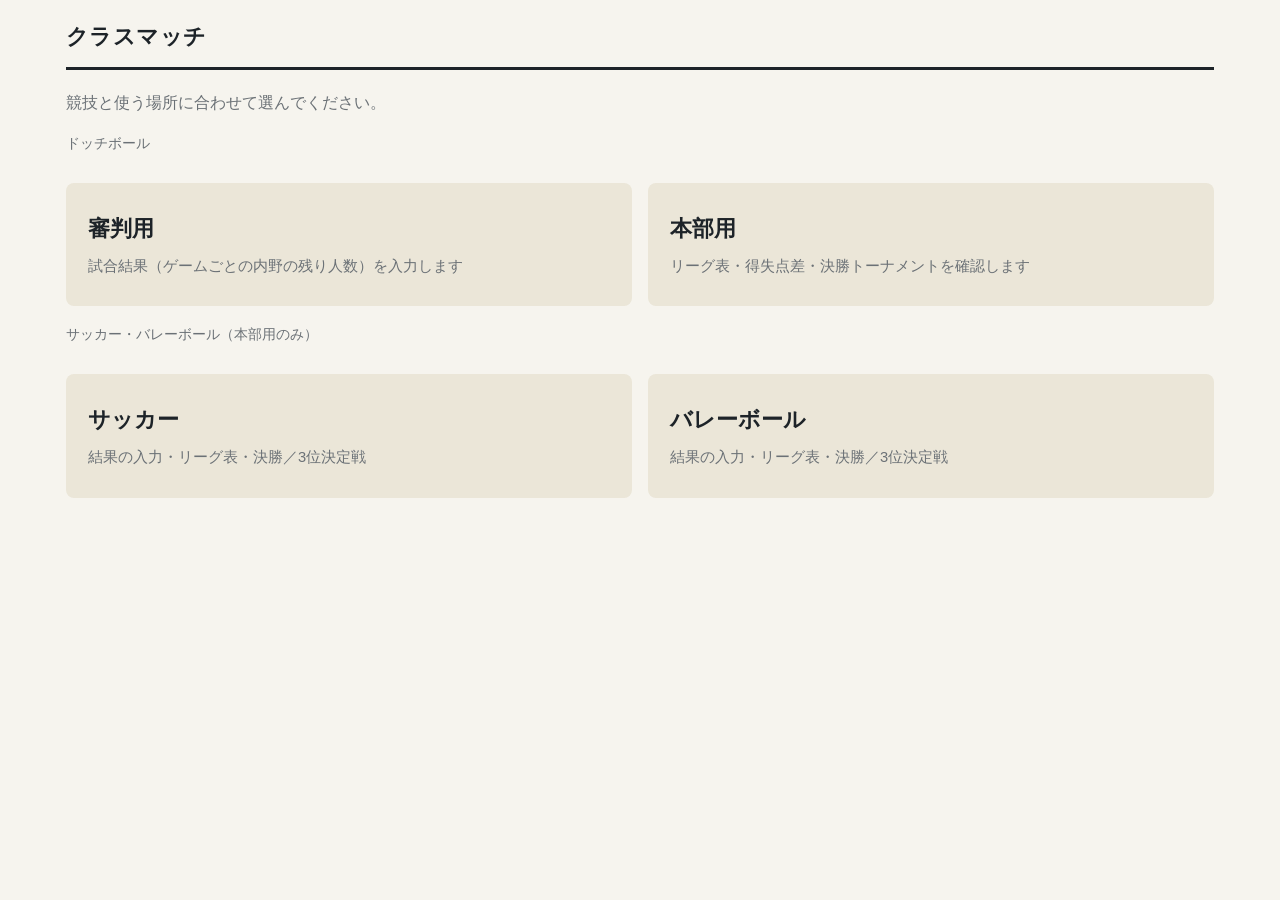
<file: classmatch/index.html>
<!doctype html>
<html lang="ja">
<head>
<meta charset="utf-8">
<meta name="viewport" content="width=device-width, initial-scale=1">
<title>クラスマッチ</title>
<link rel="stylesheet" href="style.css">
</head>
<body>
<div class="wrap">
  <header class="top"><h1 id="t">クラスマッチ</h1></header>
  <p class="hint">競技と使う場所に合わせて選んでください。</p>
  <h2 class="group">ドッチボール</h2>
  <div class="entry">
    <a href="referee.html"><b>審判用</b><span>試合結果（ゲームごとの内野の残り人数）を入力します</span></a>
    <a href="hq.html"><b>本部用</b><span>リーグ表・得失点差・決勝トーナメントを確認します</span></a>
  </div>
  <h2 class="group">サッカー・バレーボール（本部用のみ）</h2>
  <div class="entry">
    <a href="soccer.html"><b>サッカー</b><span>結果の入力・リーグ表・決勝／3位決定戦</span></a>
    <a href="volleyball.html"><b>バレーボール</b><span>結果の入力・リーグ表・決勝／3位決定戦</span></a>
  </div>
</div>
<script>document.write('<script src="config.js?t=' + Date.now() + '"><\/script>')</script>
<script>
document.getElementById("t").textContent = CONFIG.EVENT;
if ("serviceWorker" in navigator && /^https?:/.test(location.protocol)) navigator.serviceWorker.register("sw.js", { updateViaCache: "none" }).catch(function () {});
</script>
</body>
</html>
</file>
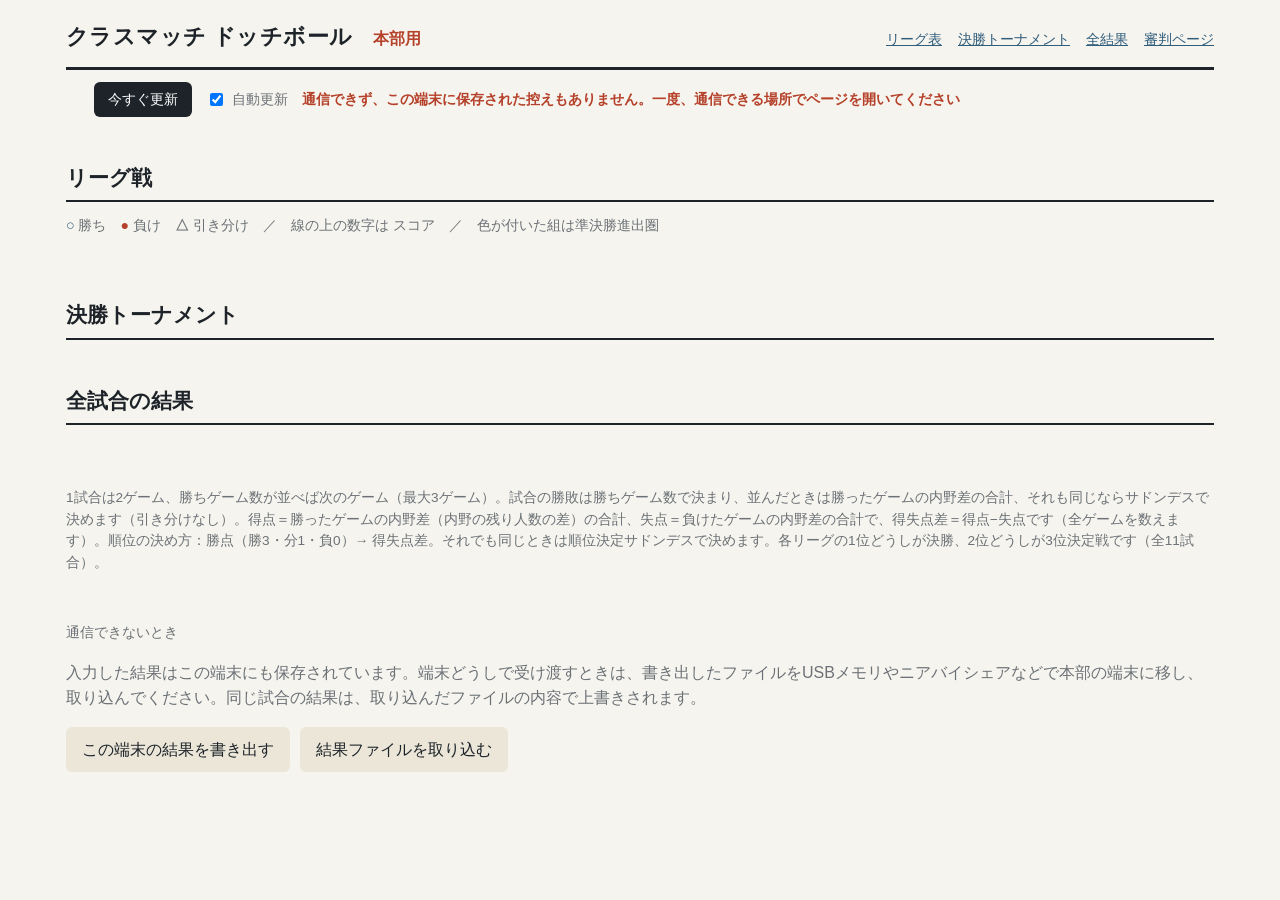
<file: classmatch/hq.html>
<!doctype html>
<html lang="ja">
<head>
<meta charset="utf-8">
<meta name="viewport" content="width=device-width, initial-scale=1">
<title>本部用 リーグ表・結果一覧</title>
<link rel="stylesheet" href="style.css">
</head>
<body>
<div class="wrap">
  <header class="top">
    <h1 id="t">クラスマッチ ドッチボール</h1>
    <span class="role">本部用</span>
    <nav><a href="#leagues">リーグ表</a><a href="#bracket">決勝トーナメント</a><a href="#results">全結果</a><a href="referee.html">審判ページ</a></nav>
  </header>
  <div id="banner"></div>
  <div id="net"></div>
  <div class="tools">
    <span id="progress"></span>
    <span id="upd"></span>
    <button id="reload" type="button">今すぐ更新</button>
    <label><input type="checkbox" id="auto" checked> 自動更新</label>
    <span id="err" class="err"></span>
  </div>

  <section class="block" id="leagues"><h2 class="sec">リーグ戦</h2>
    <p class="legend"><span class="w">○</span> 勝ち　<span class="l">●</span> 負け　<span class="d">△</span> 引き分け　／　線の上の数字は スコア　／　色が付いた組は準決勝進出圏</p>
    <div class="leagues" id="lg"></div></section>
  <section class="block" id="bracket"><h2 class="sec">決勝トーナメント</h2><div id="br"></div></section>
  <section class="block" id="results"><h2 class="sec">全試合の結果</h2><div class="scroll" id="rs"></div></section>
  <p class="rules" id="rules"></p>
  <div id="offline" class="offline"></div>
</div>
<script>document.write('<script src="config.js?t=' + Date.now() + '"><\/script>')</script>
<script src="common.js"></script>
<script src="hq.js"></script>
</body>
</html>
</file>
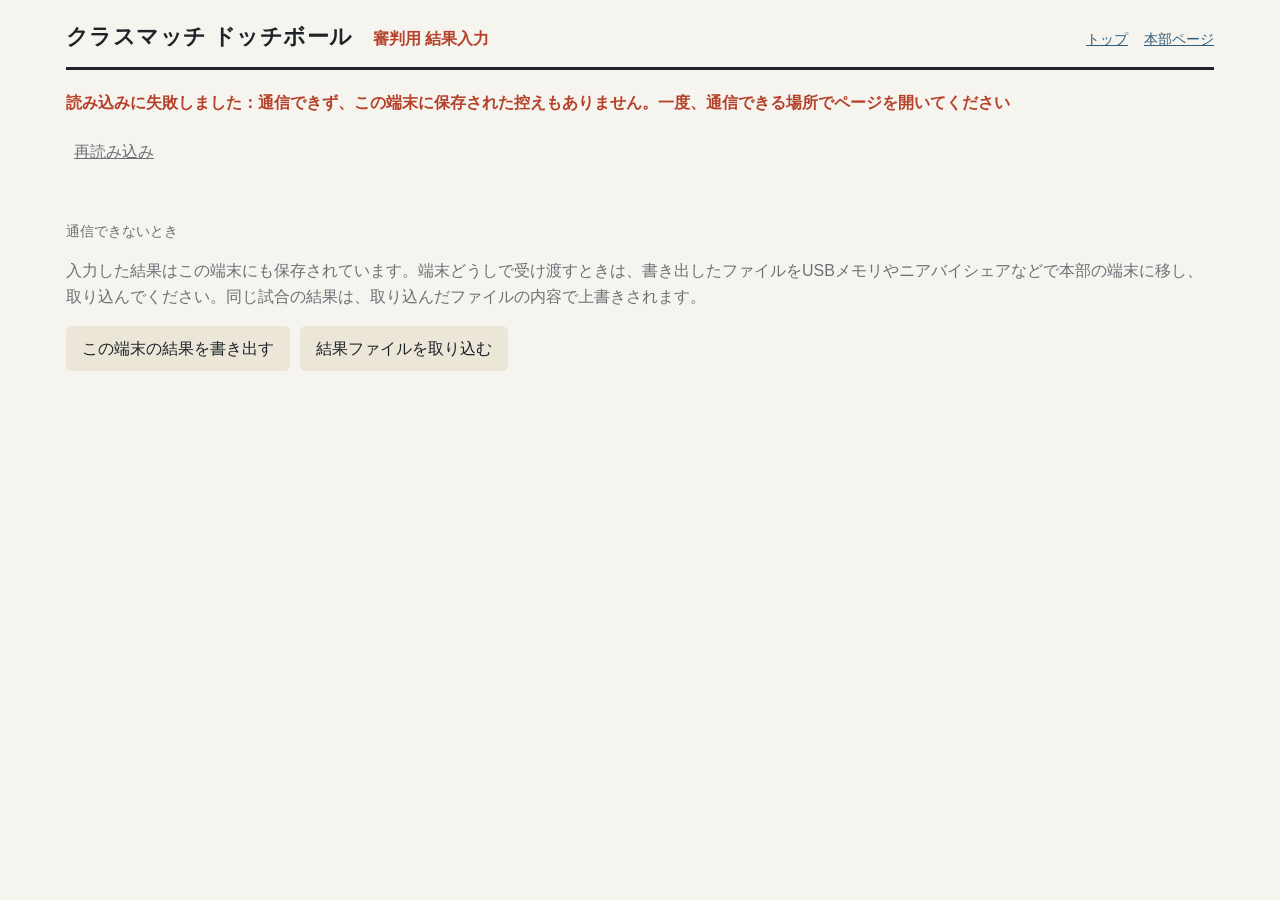
<file: classmatch/referee.html>
<!doctype html>
<html lang="ja">
<head>
<meta charset="utf-8">
<meta name="viewport" content="width=device-width, initial-scale=1">
<title>審判用 結果入力</title>
<link rel="stylesheet" href="style.css">
</head>
<body>
<div class="wrap">
  <header class="top">
    <h1 id="t">クラスマッチ ドッチボール</h1>
    <span class="role">審判用 結果入力</span>
    <nav><a href="index.html">トップ</a><a href="hq.html">本部ページ</a></nav>
  </header>
  <div id="banner"></div>
  <div id="net"></div>
  <div id="chips"><p class="hint">読み込み中…</p></div>
  <div id="form"></div>
  <div id="offline" class="offline"></div>
</div>
<div id="toast" role="status"></div>
<script>document.write('<script src="config.js?t=' + Date.now() + '"><\/script>')</script>
<script src="common.js"></script>
<script src="referee.js"></script>
</body>
</html>
</file>
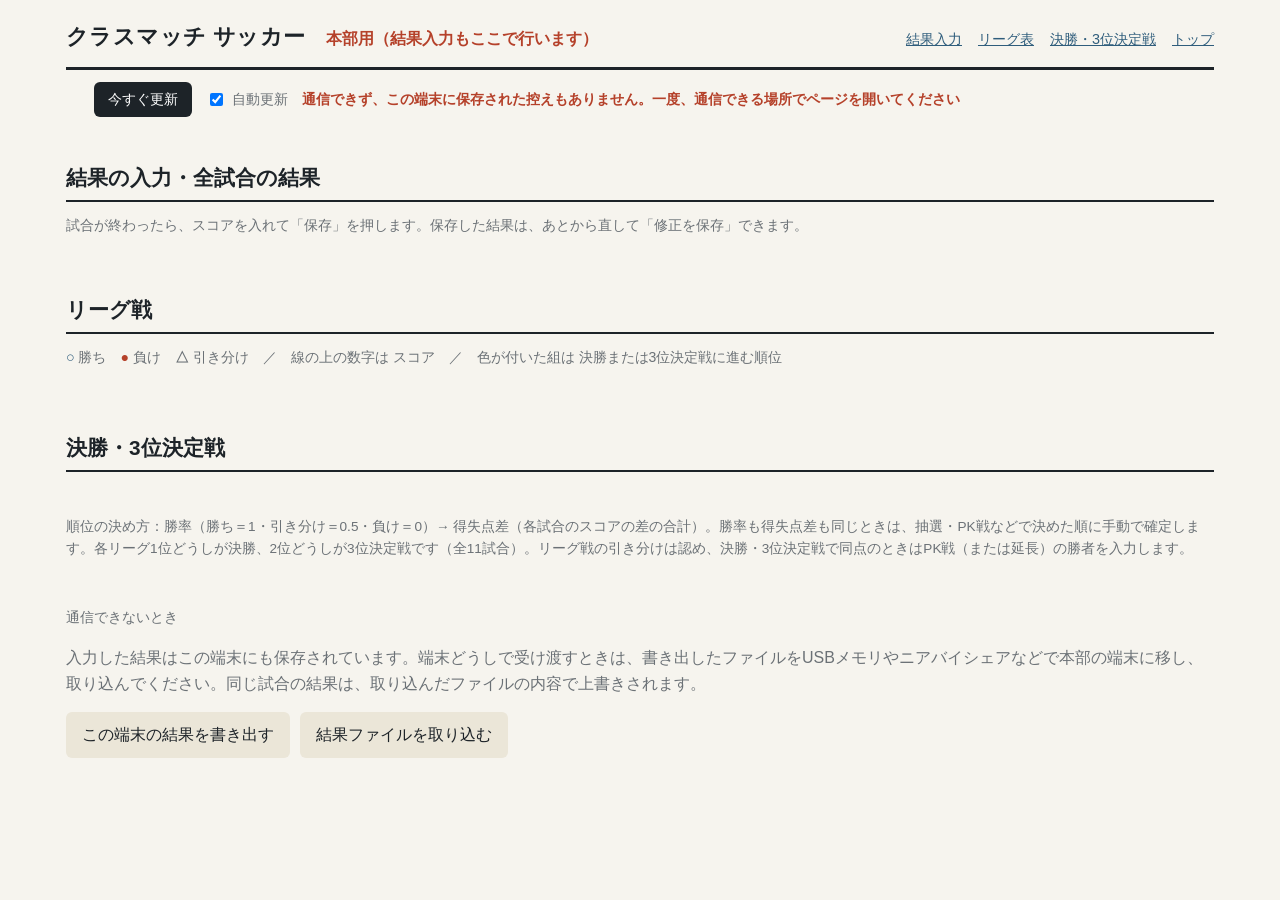
<file: classmatch/soccer.html>
<!doctype html>
<html lang="ja">
<head>
<meta charset="utf-8">
<meta name="viewport" content="width=device-width, initial-scale=1">
<title>サッカー 本部用</title>
<link rel="stylesheet" href="style.css">
</head>
<body>
<div class="wrap">
  <header class="top">
    <h1 id="t">クラスマッチ サッカー</h1>
    <span class="role">本部用（結果入力もここで行います）</span>
    <nav><a href="#entry">結果入力</a><a href="#leagues">リーグ表</a><a href="#bracket">決勝・3位決定戦</a><a href="index.html">トップ</a></nav>
  </header>
  <div id="banner"></div>
  <div id="net"></div>
  <div class="tools">
    <span id="progress"></span>
    <span id="upd"></span>
    <button id="reload" type="button">今すぐ更新</button>
    <label><input type="checkbox" id="auto" checked> 自動更新</label>
    <span id="err" class="err"></span>
  </div>

  <section class="block" id="entry"><h2 class="sec">結果の入力・全試合の結果</h2>
    <p class="hint entryhint">試合が終わったら、スコアを入れて「保存」を押します。保存した結果は、あとから直して「修正を保存」できます。</p>
    <div class="scroll" id="en"></div></section>
  <section class="block" id="leagues"><h2 class="sec">リーグ戦</h2>
    <p class="legend"><span class="w">○</span> 勝ち　<span class="l">●</span> 負け　<span class="d">△</span> 引き分け　／　線の上の数字は スコア　／　色が付いた組は 決勝または3位決定戦に進む順位</p>
    <div class="leagues" id="lg"></div></section>
  <section class="block" id="bracket"><h2 class="sec">決勝・3位決定戦</h2><div id="br"></div></section>
  <p class="rules" id="rules"></p>
  <div id="offline" class="offline"></div>
</div>
<div id="toast" role="status"></div>
<script>window.SPORT = "soccer";</script>
<script>document.write('<script src="config.js?t=' + Date.now() + '"><\/script>')</script>
<script src="common.js"></script>
<script src="sport.js"></script>
</body>
</html>
</file>
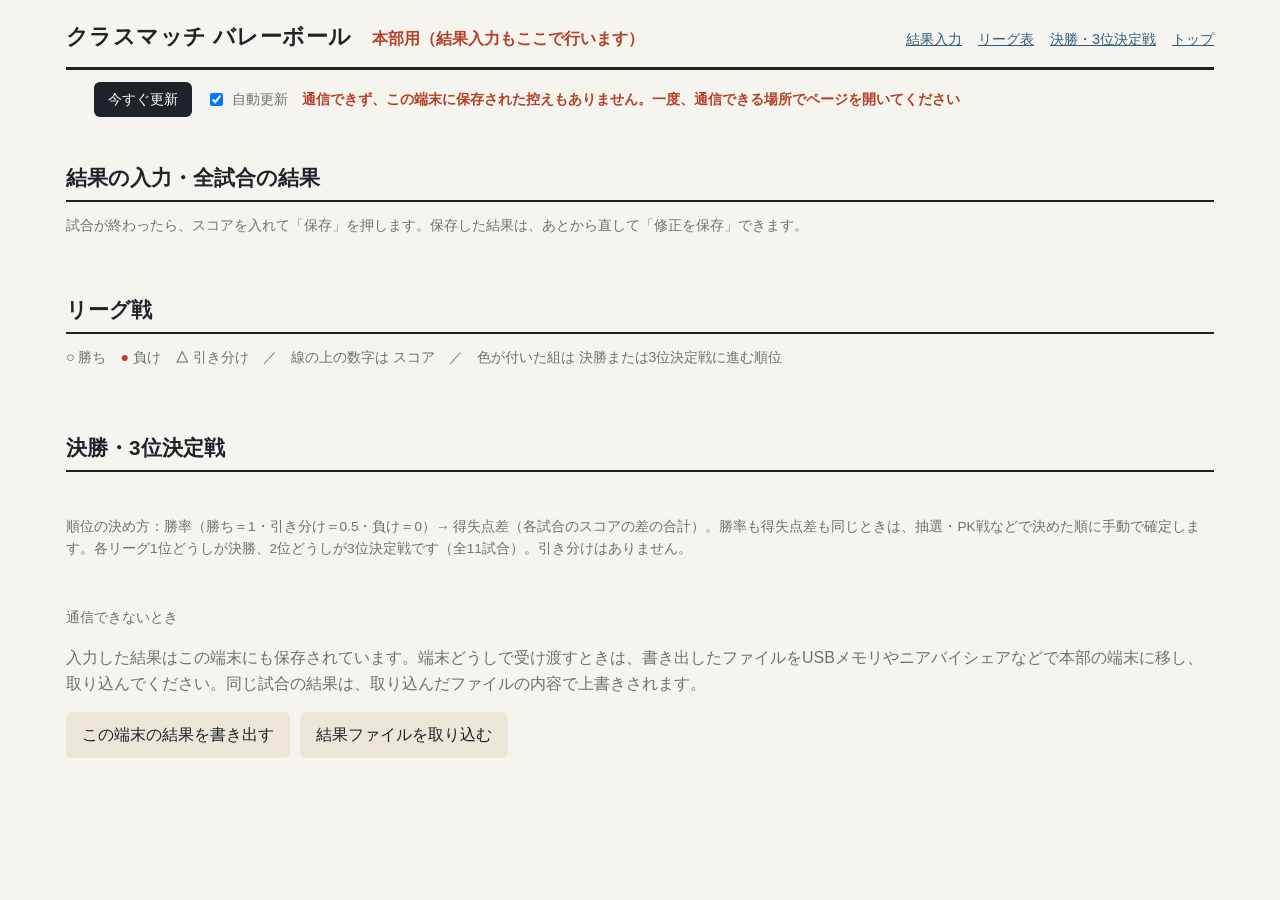
<file: classmatch/volleyball.html>
<!doctype html>
<html lang="ja">
<head>
<meta charset="utf-8">
<meta name="viewport" content="width=device-width, initial-scale=1">
<title>バレーボール 本部用</title>
<link rel="stylesheet" href="style.css">
</head>
<body>
<div class="wrap">
  <header class="top">
    <h1 id="t">クラスマッチ バレーボール</h1>
    <span class="role">本部用（結果入力もここで行います）</span>
    <nav><a href="#entry">結果入力</a><a href="#leagues">リーグ表</a><a href="#bracket">決勝・3位決定戦</a><a href="index.html">トップ</a></nav>
  </header>
  <div id="banner"></div>
  <div id="net"></div>
  <div class="tools">
    <span id="progress"></span>
    <span id="upd"></span>
    <button id="reload" type="button">今すぐ更新</button>
    <label><input type="checkbox" id="auto" checked> 自動更新</label>
    <span id="err" class="err"></span>
  </div>

  <section class="block" id="entry"><h2 class="sec">結果の入力・全試合の結果</h2>
    <p class="hint entryhint">試合が終わったら、スコアを入れて「保存」を押します。保存した結果は、あとから直して「修正を保存」できます。</p>
    <div class="scroll" id="en"></div></section>
  <section class="block" id="leagues"><h2 class="sec">リーグ戦</h2>
    <p class="legend"><span class="w">○</span> 勝ち　<span class="l">●</span> 負け　<span class="d">△</span> 引き分け　／　線の上の数字は スコア　／　色が付いた組は 決勝または3位決定戦に進む順位</p>
    <div class="leagues" id="lg"></div></section>
  <section class="block" id="bracket"><h2 class="sec">決勝・3位決定戦</h2><div id="br"></div></section>
  <p class="rules" id="rules"></p>
  <div id="offline" class="offline"></div>
</div>
<div id="toast" role="status"></div>
<script>window.SPORT = "volleyball";</script>
<script>document.write('<script src="config.js?t=' + Date.now() + '"><\/script>')</script>
<script src="common.js"></script>
<script src="sport.js"></script>
</body>
</html>
</file>
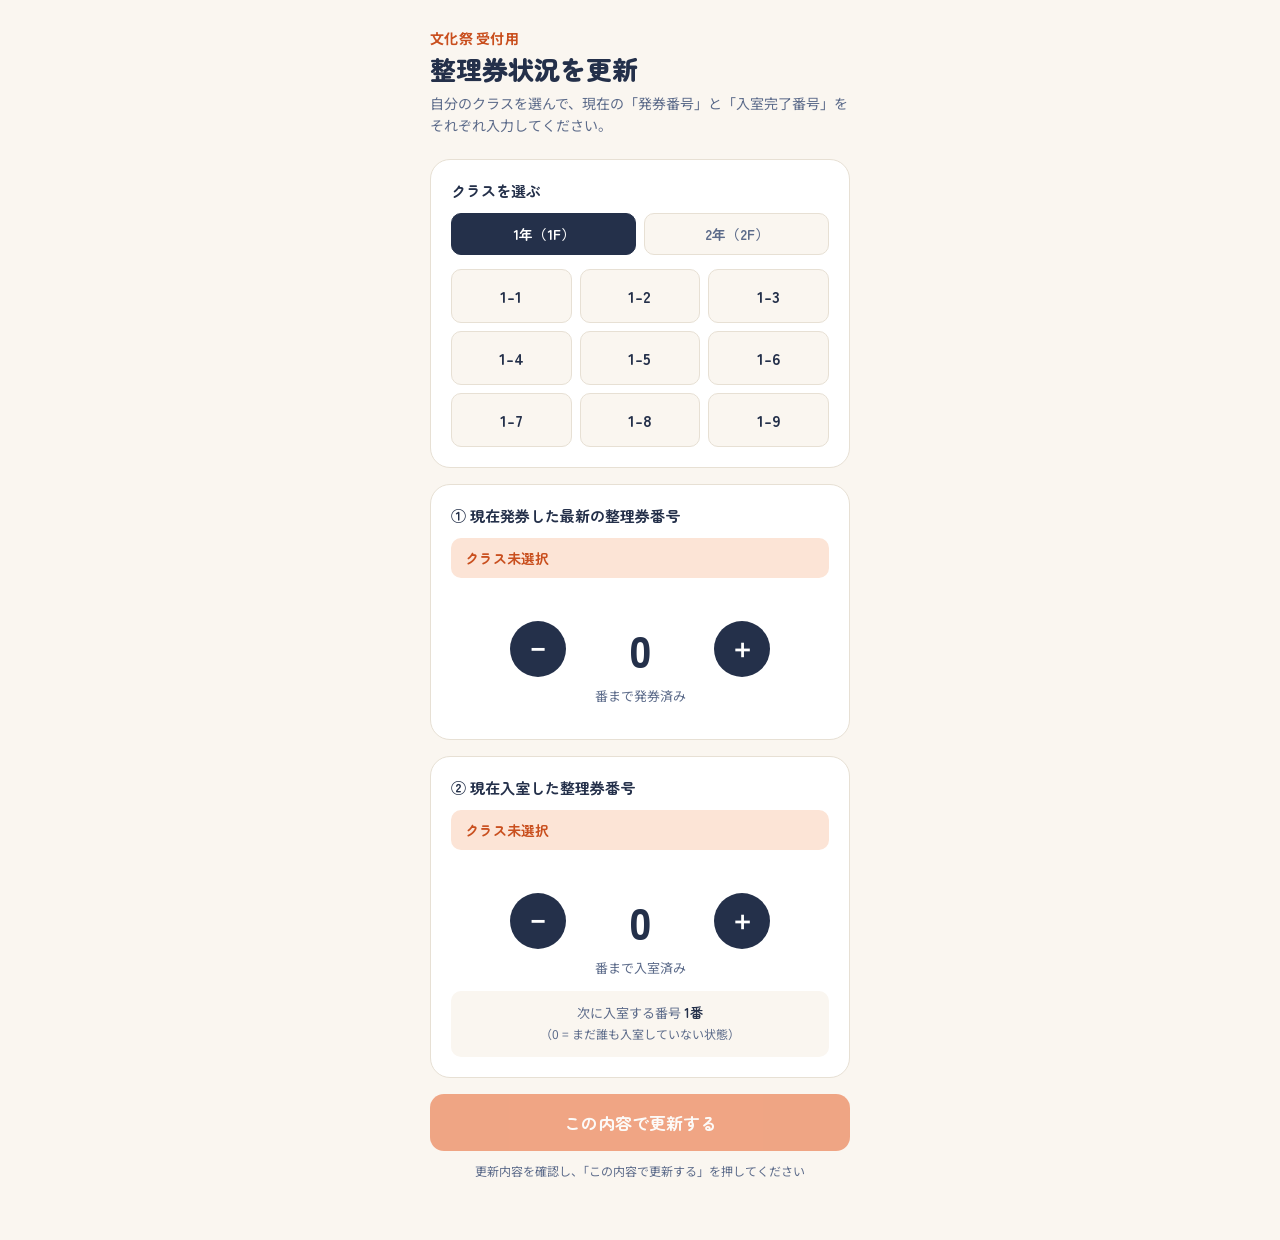
<file: signage/class-forms.html>
<!DOCTYPE html>
<html lang="ja">
<head>
<meta charset="UTF-8">
<meta name="viewport" content="width=device-width, initial-scale=1, maximum-scale=1">
<title>整理券状況 更新フォーム</title>
<link rel="preconnect" href="https://fonts.googleapis.com">
<link rel="preconnect" href="https://fonts.gstatic.com" crossorigin>
<link href="https://fonts.googleapis.com/css2?family=Zen+Maru+Gothic:wght@500;700;900&family=Noto+Sans+JP:wght@400;500;700&display=swap" rel="stylesheet">
<style>
  :root{
    --bg:#FAF6F0;
    --surface:#FFFFFF;
    --ink:#24304A;
    --ink-soft:#5C6B8A;
    --line:#E7E0D4;
    --accent:#E8632C;
    --accent-dark:#C94F1E;
    --accent-soft:#FCE4D6;
    --success:#2F8F6B;
    --success-soft:#DFF1E8;
    --danger:#D94F4F;
    --danger-soft:#FBE4E4;
    --radius-lg:20px;
    --radius-md:14px;
    --radius-sm:10px;
  }
  *{box-sizing:border-box;}
  html,body{margin:0;padding:0;}
  body{
    background:var(--bg);
    color:var(--ink);
    font-family:"Noto Sans JP",system-ui,sans-serif;
    min-height:100vh;
    display:flex;
    justify-content:center;
    padding:28px 16px 60px;
    -webkit-tap-highlight-color:transparent;
  }
  .wrap{
    width:100%;
    max-width:420px;
  }
  header{
    margin-bottom:22px;
  }
  header .eyebrow{
    color:var(--accent-dark);
    font-weight:700;
    font-size:14px;
    letter-spacing:.02em;
  }
  h1{
    font-family:"Zen Maru Gothic",sans-serif;
    font-weight:900;
    font-size:26px;
    line-height:1.3;
    margin:4px 0 6px;
  }
  header p{
    color:var(--ink-soft);
    font-size:14px;
    margin:0;
    line-height:1.6;
  }
  .card{
    background:var(--surface);
    border-radius:var(--radius-lg);
    border:1px solid var(--line);
    padding:20px;
    margin-bottom:16px;
  }
  .card h2{
    font-family:"Zen Maru Gothic",sans-serif;
    font-size:15px;
    font-weight:700;
    margin:0 0 12px;
    color:var(--ink);
  }
  .year-tabs{
    display:flex;
    gap:8px;
    margin-bottom:14px;
  }
  .year-tab{
    flex:1;
    border:1px solid var(--line);
    background:var(--bg);
    color:var(--ink-soft);
    font-family:"Zen Maru Gothic",sans-serif;
    font-weight:700;
    font-size:14px;
    padding:10px 0;
    border-radius:var(--radius-sm);
    cursor:pointer;
    transition:background .15s,color .15s,border-color .15s;
  }
  .year-tab.active{
    background:var(--ink);
    border-color:var(--ink);
    color:#fff;
  }
  .class-grid{
    display:grid;
    grid-template-columns:repeat(3,1fr);
    gap:8px;
  }
  .class-btn{
    padding:14px 0;
    border-radius:var(--radius-sm);
    border:1.5px solid var(--line);
    background:var(--bg);
    color:var(--ink);
    font-family:"Zen Maru Gothic",sans-serif;
    font-size:16px;
    font-weight:700;
    cursor:pointer;
    transition:border-color .15s,background .15s,color .15s;
  }
  .class-btn.selected{
    background:var(--accent);
    border-color:var(--accent);
    color:#fff;
  }
  .selected-label{
    display:flex;
    align-items:center;
    justify-content:space-between;
    margin-bottom:14px;
    padding:10px 14px;
    background:var(--accent-soft);
    border-radius:var(--radius-sm);
    font-family:"Zen Maru Gothic",sans-serif;
    font-size:14px;
    color:var(--accent-dark);
    font-weight:700;
  }
  .selected-label span.floor{
    font-weight:500;
    color:var(--ink-soft);
  }
  .current-hint{
    text-align:center;
    font-size:12px;
    color:var(--ink-soft);
    margin-bottom:10px;
    min-height:1.2em;
  }
  .current-hint.loading{
    opacity:.6;
  }
  .stepper{
    display:flex;
    align-items:center;
    justify-content:center;
    gap:14px;
    margin:6px 0 4px;
  }
  .stepper button{
    width:56px;
    height:56px;
    border-radius:50%;
    border:none;
    background:var(--ink);
    color:#fff;
    font-size:26px;
    font-weight:700;
    cursor:pointer;
    display:flex;
    align-items:center;
    justify-content:center;
    line-height:1;
    flex-shrink:0;
  }
  .stepper button:active{
    background:var(--accent-dark);
  }
  .stepper input{
    width:120px;
    text-align:center;
    font-family:"Zen Maru Gothic",sans-serif;
    font-size:44px;
    font-weight:900;
    border:none;
    background:transparent;
    color:var(--ink);
    -moz-appearance:textfield;
  }
  .stepper input::-webkit-outer-spin-button,
  .stepper input::-webkit-inner-spin-button{
    -webkit-appearance:none;
    margin:0;
  }
  .unit-label{
    text-align:center;
    color:var(--ink-soft);
    font-size:13px;
    margin-bottom:14px;
  }
  .note-box{
    text-align:center;
    background:var(--bg);
    border-radius:var(--radius-sm);
    padding:12px;
    font-size:13px;
    line-height:1.6;
    color:var(--ink-soft);
  }
  .note-box strong{
    color:var(--ink);
    font-family:"Zen Maru Gothic",sans-serif;
  }
  .submit-btn{
    width:100%;
    padding:16px 0;
    border:none;
    border-radius:var(--radius-md);
    background:var(--accent);
    color:#fff;
    font-family:"Zen Maru Gothic",sans-serif;
    font-size:17px;
    font-weight:700;
    cursor:pointer;
    transition:background .15s,opacity .15s;
  }
  .submit-btn:disabled{
    opacity:.55;
    cursor:default;
  }
  .submit-btn:not(:disabled):active{
    background:var(--accent-dark);
  }
  .message{
    margin-top:14px;
    padding:12px 14px;
    border-radius:var(--radius-sm);
    font-size:14px;
    font-weight:500;
    display:none;
  }
  .message.show{display:block;}
  .message.success{background:var(--success-soft);color:var(--success);}
  .message.error{background:var(--danger-soft);color:var(--danger);}
  footer{
    text-align:center;
    color:var(--ink-soft);
    font-size:12px;
    margin-top:10px;
    line-height:1.6;
  }
</style>
</head>
<body>
<div class="wrap">
  <header>
    <div class="eyebrow">文化祭 受付用</div>
    <h1>整理券状況を更新</h1>
    <p>自分のクラスを選んで、現在の「発券番号」と「入室完了番号」をそれぞれ入力してください。</p>
  </header>

  <div class="card">
    <h2>クラスを選ぶ</h2>
    <div class="year-tabs">
      <button type="button" class="year-tab active" data-year="1">1年（1F）</button>
      <button type="button" class="year-tab" data-year="2">2年（2F）</button>
    </div>
    <div class="class-grid" id="classGrid"></div>
  </div>

  <!-- 発券済み整理券番号 -->
  <div class="card">
    <h2>① 現在発券した最新の整理券番号</h2>
    <div class="selected-label">
      <span id="selectedLabelIssued">クラス未選択</span>
      <span class="floor" id="selectedFloorIssued"></span>
    </div>
    <div class="current-hint" id="issuedHint"></div>
    <div class="stepper">
      <button type="button" id="issuedMinusBtn" aria-label="1つ戻す">−</button>
      <input type="number" id="issuedNumberInput" min="0" max="999" value="0" inputmode="numeric">
      <button type="button" id="issuedPlusBtn" aria-label="次の番号へ">＋</button>
    </div>
    <div class="unit-label">番まで発券済み</div>
  </div>

  <!-- 現在入室した整理券番号 -->
  <div class="card">
    <h2>② 現在入室した整理券番号</h2>
    <div class="selected-label">
      <span id="selectedLabel">クラス未選択</span>
      <span class="floor" id="selectedFloor"></span>
    </div>
    <div class="current-hint" id="currentHint"></div>
    <div class="stepper">
      <button type="button" id="minusBtn" aria-label="1つ戻す">−</button>
      <input type="number" id="numberInput" min="0" max="999" value="0" inputmode="numeric">
      <button type="button" id="plusBtn" aria-label="次の番号へ">＋</button>
    </div>
    <div class="unit-label">番まで入室済み</div>
    <div class="note-box" id="noteBox">
      次に入室する番号 <strong id="nextNumber">1番</strong><br>
      <span style="font-size:12px;">（0 = まだ誰も入室していない状態）</span>
    </div>
  </div>

  <button type="button" class="submit-btn" id="submitBtn" disabled>この内容で更新する</button>
  <div class="message" id="message"></div>

  <footer>更新内容を確認し、「この内容で更新する」を押してください</footer>
</div>

<script>
  // ここをGASのWebアプリURL（/exec で終わるもの）に差し替えてください
  const GAS_URL = "https://script.google.com/macros/s/AKfycbznxM7bkSheEYGq6_OE3jWZKhoYDgTy9eC5zbCX55JS1LcFwANejFVPmS3Xj9Z4tUc/exec";

  const MAX_NUMBER = 999;
  const classGrid = document.getElementById('classGrid');
  const yearTabs = document.querySelectorAll('.year-tab');
  const selectedLabel = document.getElementById('selectedLabel');
  const selectedLabelIssued = document.getElementById('selectedLabelIssued');
  const selectedFloor = document.getElementById('selectedFloor');
  const selectedFloorIssued = document.getElementById('selectedFloorIssued');
  
  // 入室用エレメント
  const numberInput = document.getElementById('numberInput');
  const nextNumber = document.getElementById('nextNumber');
  const currentHint = document.getElementById('currentHint');

  // 発券用エレメント
  const issuedNumberInput = document.getElementById('issuedNumberInput');
  const issuedHint = document.getElementById('issuedHint');

  const submitBtn = document.getElementById('submitBtn');
  const messageBox = document.getElementById('message');

  let currentYear = "1";
  let selectedClass = null;
  let classDataMap = {};
  let classDataLoaded = false;

  function formatTime(iso){
    if(!iso) return "";
    const d = new Date(iso);
    if(isNaN(d.getTime())) return "";
    return d.toLocaleTimeString("ja-JP", { hour: "2-digit", minute: "2-digit" });
  }

  function describeCurrent(num, updatedAt){
    const time = formatTime(updatedAt);
    const base = num === 0 ? "現在の登録値: まだ入室なし" : `現在の登録値: ${num}番`;
    return time ? `${base}（${time} 更新）` : base;
  }

  function describeIssued(num, updatedAt){
    const time = formatTime(updatedAt);
    const base = num === 0 ? "現在の登録値: 未発券（0）" : `現在の登録値: ${num}番まで発券`;
    return time ? `${base}（${time} 更新）` : base;
  }

  async function fetchCurrentStatus(){
    currentHint.textContent = "現在の登録値を取得中…";
    issuedHint.textContent = "現在の登録値を取得中…";
    currentHint.classList.add('loading');
    issuedHint.classList.add('loading');
    try{
      const res = await fetch(GAS_URL, { method: "GET" });
      const data = await res.json();
      if(data.status === "success"){
        classDataMap = {};
        data.classes.forEach(c => { classDataMap[c.className] = c; });
        classDataLoaded = true;
      }
    } catch(err){
      // 取得失敗時のフォールバック
    } finally {
      currentHint.classList.remove('loading');
      issuedHint.classList.remove('loading');
      if(selectedClass) applyCurrentValue(selectedClass);
      else {
        currentHint.textContent = "";
        issuedHint.textContent = "";
      }
    }
  }

  function applyCurrentValue(cls){
    const info = classDataMap[cls];
    if(info){
      numberInput.value = info.currentNumber;
      issuedNumberInput.value = info.issuedNumber !== undefined ? info.issuedNumber : 0;
      currentHint.textContent = describeCurrent(info.currentNumber, info.updatedAt);
      issuedHint.textContent = describeIssued(info.issuedNumber || 0, info.updatedAt);
    } else if(classDataLoaded){
      numberInput.value = 0;
      issuedNumberInput.value = 0;
      currentHint.textContent = "現在の登録値: データなし（0）";
      issuedHint.textContent = "現在の登録値: データなし（0）";
    } else {
      numberInput.value = 0;
      issuedNumberInput.value = 0;
      currentHint.textContent = "";
      issuedHint.textContent = "";
    }
    updateNextNumber();
  }

  function classesForYear(year){
    const list = [];
    for(let i = 1; i <= 9; i++) list.push(`${year}-${i}`);
    return list;
  }

  function floorForYear(year){
    return year === "1" ? "1F" : "2F";
  }

  function renderClassGrid(){
    classGrid.innerHTML = "";
    classesForYear(currentYear).forEach(cls => {
      const btn = document.createElement('button');
      btn.type = "button";
      btn.className = "class-btn";
      btn.textContent = cls;
      if(cls === selectedClass) btn.classList.add('selected');
      btn.addEventListener('click', () => selectClass(cls));
      classGrid.appendChild(btn);
    });
  }

  function selectClass(cls){
    selectedClass = cls;
    const year = cls.split('-')[0];
    const floorStr = floorForYear(year);
    
    selectedLabel.textContent = `${cls}組`;
    selectedLabelIssued.textContent = `${cls}組`;
    selectedFloor.textContent = floorStr;
    selectedFloorIssued.textContent = floorStr;

    try{ localStorage.setItem('congestion_selected_class', cls); }catch(e){}
    renderClassGrid();
    updateSubmitState();
    applyCurrentValue(cls);
  }

  function getNumber(input){
    const n = parseInt(input.value, 10);
    return isNaN(n) ? 0 : Math.max(0, Math.min(MAX_NUMBER, n));
  }

  function updateNextNumber(){
    nextNumber.textContent = `${Math.min(MAX_NUMBER, getNumber(numberInput) + 1)}番`;
  }

  function updateSubmitState(){
    submitBtn.disabled = !selectedClass;
  }

  yearTabs.forEach(tab => {
    tab.addEventListener('click', () => {
      yearTabs.forEach(t => t.classList.remove('active'));
      tab.classList.add('active');
      currentYear = tab.dataset.year;
      renderClassGrid();
    });
  });

  // 入室番号ステッパー
  document.getElementById('minusBtn').addEventListener('click', () => {
    numberInput.value = Math.max(0, getNumber(numberInput) - 1);
    updateNextNumber();
  });
  document.getElementById('plusBtn').addEventListener('click', () => {
    numberInput.value = Math.min(MAX_NUMBER, getNumber(numberInput) + 1);
    updateNextNumber();
  });
  numberInput.addEventListener('input', () => {
    if(numberInput.value === "") return;
    numberInput.value = getNumber(numberInput);
    updateNextNumber();
  });

  // 発券番号ステッパー
  document.getElementById('issuedMinusBtn').addEventListener('click', () => {
    issuedNumberInput.value = Math.max(0, getNumber(issuedNumberInput) - 1);
  });
  document.getElementById('issuedPlusBtn').addEventListener('click', () => {
    issuedNumberInput.value = Math.min(MAX_NUMBER, getNumber(issuedNumberInput) + 1);
  });
  issuedNumberInput.addEventListener('input', () => {
    if(issuedNumberInput.value === "") return;
    issuedNumberInput.value = getNumber(issuedNumberInput);
  });

  function showMessage(text, type){
    messageBox.textContent = text;
    messageBox.className = `message show ${type}`;
  }

  submitBtn.addEventListener('click', async () => {
    if(!selectedClass) return;
    const number = getNumber(numberInput);
    const issuedNumber = getNumber(issuedNumberInput);

    numberInput.value = number;
    issuedNumberInput.value = issuedNumber;

    submitBtn.disabled = true;
    submitBtn.textContent = "更新中…";
    messageBox.className = "message";

    try{
      const res = await fetch(GAS_URL, {
        method: "POST",
        headers: { "Content-Type": "text/plain;charset=utf-8" },
        body: JSON.stringify({
          class: selectedClass,
          number: number,
          issuedNumber: issuedNumber
        })
      });
      const data = await res.json();
      if(data.success){
        showMessage(`${selectedClass}組の状況を更新しました（発券:${issuedNumber}番 / 入室:${number}番）`, "success");
        const nowIso = new Date().toISOString();
        classDataMap[selectedClass] = {
          className: selectedClass,
          floor: floorForYear(selectedClass.split('-')[0]),
          currentNumber: number,
          issuedNumber: issuedNumber,
          updatedAt: nowIso
        };
        currentHint.textContent = describeCurrent(number, nowIso);
        issuedHint.textContent = describeIssued(issuedNumber, nowIso);
      } else {
        showMessage(data.message || "更新に失敗しました", "error");
      }
    } catch(err){
      showMessage("通信エラーが発生しました。もう一度お試しください", "error");
    } finally {
      submitBtn.disabled = !selectedClass;
      submitBtn.textContent = "この内容で更新する";
    }
  });

  // 初期化：前回選択したクラスを復元
  let savedClass = null;
  try{ savedClass = localStorage.getItem('congestion_selected_class'); }catch(e){}
  if(savedClass){
    currentYear = savedClass.split('-')[0];
    yearTabs.forEach(t => t.classList.toggle('active', t.dataset.year === currentYear));
    selectedClass = savedClass;
    const floorStr = floorForYear(currentYear);
    selectedLabel.textContent = `${savedClass}組`;
    selectedLabelIssued.textContent = `${savedClass}組`;
    selectedFloor.textContent = floorStr;
    selectedFloorIssued.textContent = floorStr;
    updateSubmitState();
  }
  renderClassGrid();
  updateNextNumber();
  fetchCurrentStatus();
</script>
</body>
</html>
</file>
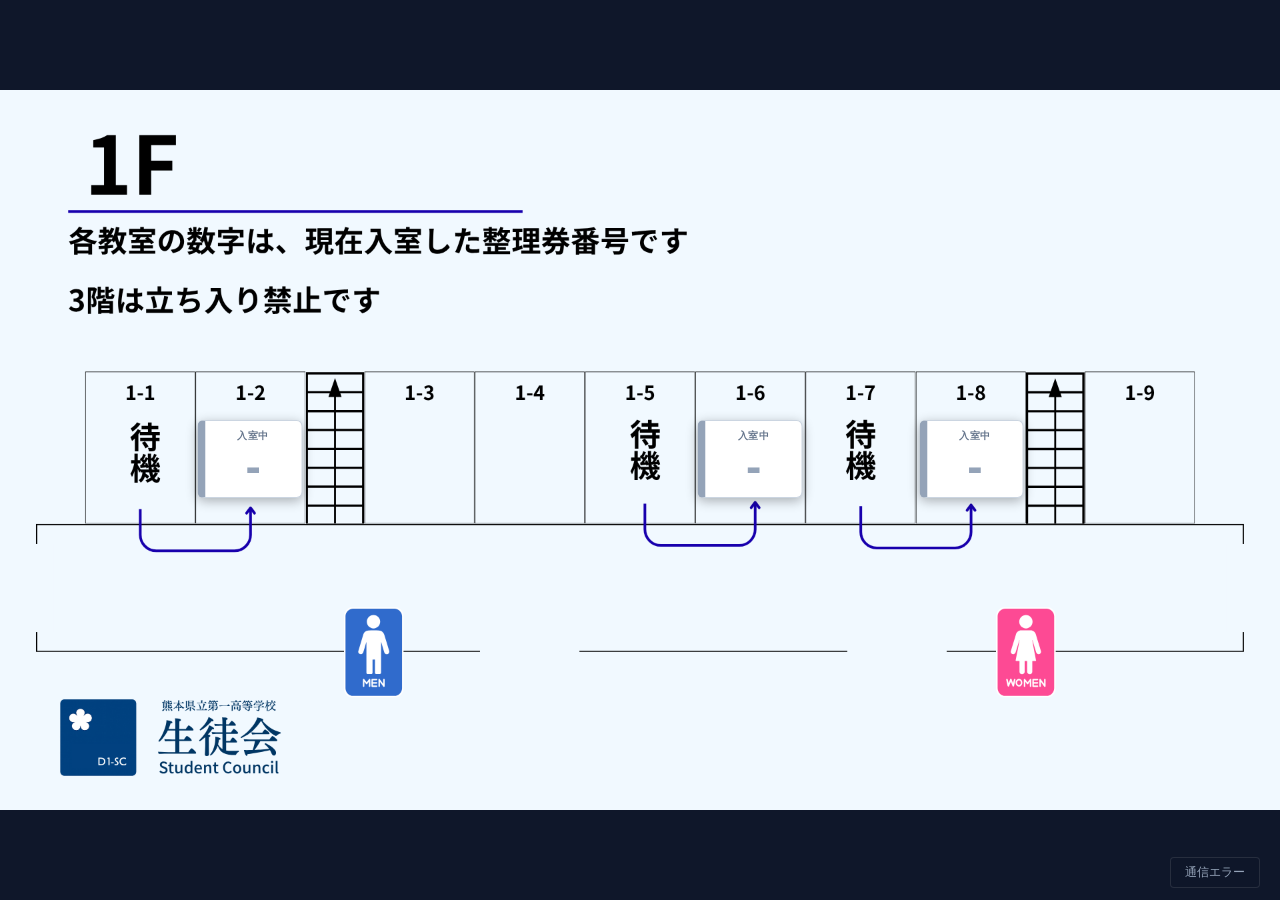
<file: signage/realtime-stuts.html>
<!DOCTYPE html>
<html lang="ja">
<head>
  <meta charset="UTF-8">
  <meta name="viewport" content="width=device-width, initial-scale=1.0">
  <title>校内リアルタイム入室状況 | 第一高校生徒会</title>
  <style>
    * {
      box-sizing: border-box;
      margin: 0;
      padding: 0;
    }

    body {
      width: 100vw;
      height: 100vh;
      overflow: hidden;
      background-color: #0f172a; /* 引き締まったダークスレート背景 */
      font-family: -apple-system, BlinkMacSystemFont, "Segoe UI", Roboto, "Helvetica Neue", Arial, sans-serif;
      display: flex;
      justify-content: center;
      align-items: center;
    }

    /* 1F / 2F スライド表示コンテナ */
    .slide-container {
      position: relative;
      width: 100vw;
      height: 100vh;
      display: flex;
      justify-content: center;
      align-items: center;
    }

    .floor-view {
      position: absolute;
      top: 0;
      left: 0;
      width: 100%;
      height: 100%;
      opacity: 0;
      transition: opacity 0.6s ease;
      pointer-events: none;
      display: flex;
      justify-content: center;
      align-items: center;
    }

    .floor-view.active {
      opacity: 1;
      pointer-events: auto;
    }

    /* マップコンテナ */
    .map-container {
      position: relative;
      aspect-ratio: 16 / 9;
      width: 100%;
      height: 100%;
      max-width: 100vw;
      max-height: 100vh;
      object-fit: contain;
    }

    /* 背景画像設定 */
    #view-1f .map-container {
      background: url('map1ffff.png') center / contain no-repeat;
    }

    #view-2f .map-container {
      background: url('map2ffff.png') center / contain no-repeat;
    }

    /* --------------------------------------------------
       整理券番号バッジ（大きく・番号を主役に）
    -------------------------------------------------- */
    .class-card {
      position: absolute;
      transform: translate(-50%, -50%);
      width: 8.2%;
      padding: 0.7% 0.3% 0.6%;
      border-radius: 6px;
      text-align: center;
      background: #ffffff;
      box-shadow: 0 3px 12px rgba(0, 0, 0, 0.3);
      border: 1px solid #cbd5e1;
      border-left: 8px solid #94a3b8; /* まだ入室なし: グレー */
      transition: border-color 0.3s ease;
    }

    /* 入室が始まっているクラス */
    .class-card.active-number {
      border-left-color: #10b981;
    }

    .card-caption {
      font-size: clamp(8px, 0.75vw, 14px);
      font-weight: 700;
      color: #64748b;
      line-height: 1.2;
      letter-spacing: 0.05em;
      white-space: nowrap;
    }

    .number-line {
      display: flex;
      justify-content: center;
      align-items: baseline;
      gap: 0.2em;
      line-height: 1;
      white-space: nowrap;
      margin-top: 2%;
    }

    .ticket-number {
      font-size: clamp(26px, 3.6vw, 80px);
      font-weight: 900;
      line-height: 1;
      color: #0f172a;
      font-variant-numeric: tabular-nums;
    }

    .ticket-unit {
      font-size: clamp(9px, 0.9vw, 18px);
      font-weight: 700;
      color: #475569;
    }

    /* 入室前（0番） */
    .class-card.no-entry .ticket-number {
      color: #94a3b8;
    }
    .class-card.no-entry .ticket-unit {
      display: none;
    }

    /* 整理券番号を表示するクラスの精密座標（1階・2階） */
    #card-2-1 { top: 51%; left: 10.9%; }
    #card-1-2 { top: 51%; left: 19.5%; }
    #card-2-3 { top: 51%; left: 32.7%; }
    #card-1-6 { top: 51%; left: 58.6%; }
    #card-1-7 { top: 51%; left: 67.3%; }
    #card-1-8 { top: 51%; left: 75.9%; }
    #card-2-7 { top: 51%; left: 75.0%; }
    #card-2-9 { top: 51%; left: 89.3%; }

    /* --------------------------------------------------
       現在地ピン（シンプル＆プロフェッショナル）
    -------------------------------------------------- */
    .current-location-pin {
      position: absolute;
      transform: translate(-50%, -100%);
      background: #0f172a;
      color: #ffffff;
      padding: 4px 10px;
      border-radius: 4px;
      font-size: clamp(10px, 1.0vw, 18px);
      font-weight: 600;
      letter-spacing: 0.05em;
      box-shadow: 0 4px 12px rgba(0, 0, 0, 0.3);
      z-index: 20;
      display: none;
      white-space: nowrap;
      border: 1px solid rgba(255, 255, 255, 0.2);
    }

    /* 現在地ピンの赤ドットと下矢印 */
    .current-location-pin .pin-dot {
      display: inline-block;
      width: 8px;
      height: 8px;
      background-color: #ef4444;
      border-radius: 50%;
      margin-right: 6px;
      vertical-align: middle;
    }

    .current-location-pin::after {
      content: '';
      position: absolute;
      bottom: -6px;
      left: 50%;
      transform: translateX(-50%);
      border-width: 6px 5px 0;
      border-style: solid;
      border-color: #0f172a transparent;
    }

    /* 左右階段のピン配置座標 */
    .pin-left { top: 60%; left: 26.15%; }
    .pin-right { top: 60%; left: 82.55%; }

    /* 右下のステータス表示 */
    .footer-status {
      position: absolute;
      bottom: 12px;
      right: 20px;
      background: rgba(15, 23, 42, 0.85);
      color: #94a3b8;
      padding: 6px 14px;
      font-size: 12px;
      border-radius: 4px;
      border: 1px solid rgba(255, 255, 255, 0.1);
      z-index: 10;
      font-family: monospace;
    }
  </style>
</head>
<body>

  <div class="slide-container">
    <!-- 1階表示（整理券番号を表示するのは 1-2 / 1-6 / 1-7 のみ） -->
    <div id="view-1f" class="floor-view active">
      <div class="map-container">
        <!-- 現在地表示 (1階) -->
        <div id="pin-1f-left" class="current-location-pin pin-left"><span class="pin-dot"></span>現在地</div>
        <div id="pin-1f-right" class="current-location-pin pin-right"><span class="pin-dot"></span>現在地</div>

        <div id="card-1-2" class="class-card no-entry"><div class="card-caption">入室中</div><div class="number-line"><span class="ticket-number" id="num-1-2">-</span><span class="ticket-unit">番</span></div></div>
        <div id="card-1-6" class="class-card no-entry"><div class="card-caption">入室中</div><div class="number-line"><span class="ticket-number" id="num-1-6">-</span><span class="ticket-unit">番</span></div></div>
        <div id="card-1-8" class="class-card no-entry"><div class="card-caption">入室中</div><div class="number-line"><span class="ticket-number" id="num-1-8">-</span><span class="ticket-unit">番</span></div></div>
      </div>
    </div>

    <!-- 2階表示（整理券番号を表示するのは 2-1 / 2-3 / 2-5 / 2-7 / 2-9 のみ） -->
    <div id="view-2f" class="floor-view">
      <div class="map-container">
        <!-- 現在地表示 (2階) -->
        <div id="pin-2f-left" class="current-location-pin pin-left"><span class="pin-dot"></span>現在地</div>
        <div id="pin-2f-right" class="current-location-pin pin-right"><span class="pin-dot"></span>現在地</div>

       <div id="card-2-1" class="class-card no-entry"><div class="card-caption">入室中</div><div class="number-line"><span class="ticket-number" id="num-2-1">-</span><span class="ticket-unit">番</span></div></div>
      <div id="card-2-3" class="class-card no-entry"><div class="card-caption">入室中</div><div class="number-line"><span class="ticket-number" id="num-2-3">-</span><span class="ticket-unit">番</span></div></div>
    
      </div>
    </div>
  </div>

  <div class="footer-status" id="last-updated">更新確認中</div>

  <script>
    const GAS_URL = 'https://script.google.com/macros/s/AKfycbznxM7bkSheEYGq6_OE3jWZKhoYDgTy9eC5zbCX55JS1LcFwANejFVPmS3Xj9Z4tUc/exec';
    const TOGGLE_INTERVAL = 5500;
    const FETCH_INTERVAL = 10000;

    let is1FVisible = true;

    // URLパラメータ(?loc=1f-left 等)から設置場所を取得して現在地ピンを表示
    function setupCurrentLocationPin() {
      const urlParams = new URLSearchParams(window.location.search);
      const loc = urlParams.get('loc');

      if (loc) {
        const targetPin = document.getElementById(`pin-${loc}`);
        if (targetPin) {
          targetPin.style.display = 'inline-block';
        }
      }
    }

    function toggleFloors() {
      const view1f = document.getElementById('view-1f');
      const view2f = document.getElementById('view-2f');

      if (is1FVisible) {
        view1f.classList.remove('active');
        view2f.classList.add('active');
      } else {
        view2f.classList.remove('active');
        view1f.classList.add('active');
      }
      is1FVisible = !is1FVisible;
    }

    async function fetchEntryNumbers() {
      if (GAS_URL === 'YOUR_GAS_DEPLOY_URL_HERE') {
        document.getElementById('last-updated').textContent = 'GAS_URL未設定';
        return;
      }

      try {
        const response = await fetch(GAS_URL);
        const data = await response.json();

        if (data.status === 'success' && data.classes) {
          data.classes.forEach(item => {
            // 整理券番号を表示しないクラスはHTML上に要素が無いので自動的にスキップされる
            const numEl = document.getElementById(`num-${item.className}`);
            const cardEl = document.getElementById(`card-${item.className}`);

            if (numEl && cardEl) {
              const n = Number(item.currentNumber) || 0;
              cardEl.classList.remove('active-number', 'no-entry');
              if (n === 0) {
                numEl.textContent = '-';
                cardEl.classList.add('no-entry');
              } else {
                numEl.textContent = n;
                cardEl.classList.add('active-number');
              }
            }
          });

          const now = new Date();
          const timeStr = now.toTimeString().split(' ')[0];
          document.getElementById('last-updated').textContent = `更新: ${timeStr}`;
        }
      } catch (error) {
        console.error('データ取得エラー:', error);
        document.getElementById('last-updated').textContent = '通信エラー';
      }
    }

    window.addEventListener('DOMContentLoaded', () => {
      setupCurrentLocationPin();
      fetchEntryNumbers();
      setInterval(toggleFloors, TOGGLE_INTERVAL);
      setInterval(fetchEntryNumbers, FETCH_INTERVAL);
    });
  </script>
</body>
</html>
</file>
<file: classmatch/style.css>
/* ドッチボール大会サイト 共通スタイル（フラットな配色・グラデーション／囲み枠なし） */
:root {
  --bg: #f6f4ee;
  --ink: #1d2328;
  --sub: #6b7176;
  --line: #dcd8cc;
  --tint: #ebe6d8;
  --accent: #b5412a;
  --blue: #2f5d7c;
  --green: #dfe8dc;
  --floor: #e3cfa0;
  --sideA: #c9dce8;
  --sideB: #f0d3c8;
}
* { box-sizing: border-box; }
html { -webkit-text-size-adjust: 100%; }
body {
  margin: 0; background: var(--bg); color: var(--ink); line-height: 1.6;
  font-family: "Hiragino Sans", "Hiragino Kaku Gothic ProN", "Yu Gothic UI", "Yu Gothic", "Meiryo", sans-serif;
  touch-action: manipulation;
}
.wrap { max-width: 1180px; margin: 0 auto; padding: 20px 16px 80px; }
header.top { display: flex; flex-wrap: wrap; align-items: baseline; gap: 6px 20px; padding-bottom: 12px; border-bottom: 3px solid var(--ink); margin-bottom: 20px; }
header.top h1 { font-size: 1.35rem; margin: 0; letter-spacing: .02em; }
header.top .role { color: var(--accent); font-weight: 700; }
header.top nav { margin-left: auto; display: flex; gap: 16px; font-size: .9rem; }
a { color: var(--blue); }
h2 { font-size: 1.15rem; margin: 0 0 8px; }
.banner { background: #f3ddd5; padding: 10px 14px; margin-bottom: 16px; font-size: .9rem; border-radius: 6px; }
.hint { color: var(--sub); }
button { font: inherit; cursor: pointer; }
.link { background: none; border: 0; color: var(--sub); text-decoration: underline; padding: 8px; }

/* ----- 審判ページ ----- */
h2.group { font-size: .85rem; color: var(--sub); font-weight: 500; margin: 18px 0 8px; }
.chips { display: grid; grid-template-columns: repeat(auto-fill, minmax(130px, 1fr)); gap: 8px; }
.chip { display: flex; flex-direction: column; align-items: flex-start; gap: 1px; padding: .6rem .7rem; border: 0; border-radius: 6px; background: var(--tint); color: var(--ink); text-align: left; }
.chip span { font-size: .85rem; }
.chip i { font-style: normal; font-size: .72rem; color: var(--sub); }
.chip.done { background: var(--green); }
.chip.on { background: var(--ink); color: #fff; }
.chip.on i { color: #cfd3d6; }
.chip:disabled { opacity: .45; cursor: default; }

#form { margin-top: 28px; max-width: 760px; }
.matchhead { display: flex; align-items: baseline; gap: 12px; margin-bottom: 8px; }
.matchhead b { font-size: 1.3rem; }
.matchhead span { color: var(--sub); }
.court { width: 100%; height: auto; display: block; }
.court text { font-family: inherit; }
.field { margin-top: 22px; }
.field h3 { margin: 0 0 8px; font-size: 1rem; }
.field h3 small { font-weight: 400; color: var(--sub); margin-left: 6px; }
.pair { display: grid; grid-template-columns: 1fr auto 1fr; align-items: end; gap: 8px; }
.side { display: flex; flex-direction: column; align-items: center; gap: 6px; }
.who { font-weight: 700; }
.vs { color: var(--sub); padding-bottom: 14px; }
.stepper { display: flex; align-items: center; gap: 6px; }
.stepper button { width: 46px; height: 56px; border: 0; border-radius: 8px; background: var(--tint); font-size: 1.5rem; color: var(--ink); }
.stepper button:active { background: var(--line); }
.stepper input { width: 64px; height: 56px; border: 0; border-bottom: 3px solid var(--ink); background: transparent; text-align: center; font: inherit; font-size: 1.9rem; font-weight: 700; color: var(--ink); border-radius: 0; -moz-appearance: textfield; }
.stepper input::-webkit-outer-spin-button, .stepper input::-webkit-inner-spin-button { -webkit-appearance: none; margin: 0; }
.sum { margin-top: 22px; padding: 12px 14px; background: var(--tint); border-radius: 6px; font-weight: 700; }
.sum small { font-weight: 400; color: var(--sub); display: block; }
.sum.bad { background: #f3ddd5; color: var(--accent); }
.msg { min-height: 1.6em; margin-top: 8px; color: var(--accent); font-weight: 700; }
.actions { display: flex; flex-wrap: wrap; align-items: center; gap: 12px; margin-top: 6px; }
.primary { flex: 1 1 220px; height: 58px; border: 0; border-radius: 8px; background: var(--accent); color: #fff; font-size: 1.15rem; font-weight: 700; }
.primary:disabled { opacity: .5; }
#toast { position: fixed; left: 50%; bottom: 24px; transform: translateX(-50%); background: var(--ink); color: #fff; padding: 12px 22px; border-radius: 999px; opacity: 0; pointer-events: none; transition: opacity .2s; }
#toast.on { opacity: 1; }

/* ----- 本部ページ ----- */
.tools { display: flex; flex-wrap: wrap; align-items: center; gap: 14px; margin: -8px 0 20px; font-size: .9rem; color: var(--sub); }
.tools button { background: var(--ink); color: #fff; border: 0; border-radius: 6px; padding: 6px 14px; }
.tools label { display: inline-flex; align-items: center; gap: 6px; cursor: pointer; }
.err { color: var(--accent); font-weight: 700; }
section.block { margin-top: 44px; }
section.block > h2.sec { font-size: 1.3rem; padding-bottom: 6px; border-bottom: 2px solid var(--ink); margin-bottom: 18px; }
.leagues { display: grid; grid-template-columns: repeat(auto-fit, minmax(min(100%, 500px), 1fr)); gap: 44px 48px; }
.lhead { display: flex; align-items: baseline; gap: 12px; margin-bottom: 4px; }
.lhead h2 { font-size: 1.2rem; margin: 0; }
.lhead span { color: var(--sub); font-size: .88rem; }
.diagram { width: 100%; max-width: 440px; height: auto; display: block; margin: 0 auto 6px; }
.diagram text { font-family: inherit; }
.diagram .edge { stroke: #c4bead; stroke-width: 2; stroke-dasharray: 5 5; }
.diagram .edge.played { stroke: var(--ink); stroke-width: 2.5; stroke-dasharray: none; }
.diagram .mk { font-size: 20px; font-weight: 700; paint-order: stroke; stroke: var(--bg); stroke-width: 6px; }
.diagram .mk.w { fill: var(--blue); }
.diagram .mk.l { fill: var(--accent); }
.diagram .mk.d { fill: var(--sub); }
.diagram .sc { font-size: 15px; font-weight: 700; paint-order: stroke; stroke: var(--bg); stroke-width: 6px; fill: var(--ink); }
.diagram .sc.none { fill: var(--sub); font-weight: 400; }
.diagram .vt { font-size: 16px; font-weight: 700; }
.scroll { overflow-x: auto; }
table { width: 100%; border-collapse: collapse; font-variant-numeric: tabular-nums; }
th { font-weight: 500; color: var(--sub); font-size: .78rem; text-align: right; padding: .4rem .45rem; border-bottom: 2px solid var(--ink); white-space: nowrap; }
td { padding: .55rem .45rem; text-align: right; border-bottom: 1px solid var(--line); white-space: nowrap; }
th.l, td.l { text-align: left; }
tr.adv td { background: var(--tint); }
td.cls { font-weight: 700; font-size: 1.05rem; }
td.diff { font-weight: 700; font-size: 1.05rem; }
td small { color: var(--sub); font-size: .7rem; margin-left: 4px; }
.tag { display: inline-block; margin-left: 8px; padding: 1px 8px; font-size: .72rem; font-weight: 700; border-radius: 999px; background: var(--accent); color: #fff; }
.tag.prov { background: transparent; color: var(--accent); padding: 0; }
.notice { margin-top: 14px; padding: 12px 14px; background: #f3ddd5; border-radius: 6px; font-size: .92rem; }
.notice ol { margin: 8px 0; padding-left: 1.4em; }
.notice li { padding: 3px 0; }
.notice li button { border: 0; background: #fff; border-radius: 4px; margin-left: 6px; padding: 2px 10px; }
.notice .ok { margin-top: 4px; background: var(--ink); color: #fff; border: 0; border-radius: 6px; padding: 7px 16px; }
.kos { display: grid; grid-template-columns: repeat(auto-fit, minmax(min(100%, 250px), 1fr)); gap: 28px; }
.ko h3 { margin: 0; font-size: 1rem; }
.ko .src { font-size: .78rem; color: var(--sub); margin-bottom: 4px; }
.ko .r { display: flex; justify-content: space-between; align-items: baseline; padding: 8px 2px; border-bottom: 1px solid var(--line); font-size: 1.2rem; }
.ko .r.w { font-weight: 700; }
.ko .r.w::after { content: "勝"; font-size: .7rem; background: var(--accent); color: #fff; border-radius: 3px; padding: 0 5px; margin-left: 8px; align-self: center; }
.ko .r .n { margin-right: auto; }
.ko .r .n.pending { color: var(--sub); font-size: .95rem; }
.ko .r .n.prov { color: var(--sub); }
.ko .in { font-size: .8rem; color: var(--sub); margin-top: 4px; }
.ko .stale { color: var(--accent); font-size: .8rem; }
.podium { display: flex; flex-wrap: wrap; gap: 8px 36px; margin-top: 26px; padding: 16px 18px; background: var(--ink); color: #fff; border-radius: 6px; }
.podium div { font-size: 1.2rem; }
.podium small { display: block; color: #aeb4b9; font-size: .75rem; }
td.w b { color: var(--accent); }
tr.todo td { color: var(--sub); }
.rule { margin: 14px 0 0; font-size: .85rem; color: var(--sub); }
.gres { min-height: 1.6em; margin-top: 6px; text-align: center; font-weight: 700; }
.sum small { margin-top: 2px; }
.sdbtns { display: grid; grid-template-columns: 1fr 1fr; gap: 10px; }
.sdbtns button { height: 60px; border: 0; border-radius: 8px; background: var(--tint); color: var(--ink); font-size: 1.1rem; font-weight: 700; }
.sdbtns button.on { background: var(--ink); color: #fff; }
.field.sd h3 { color: var(--accent); }
.offline { margin-top: 48px; }
.offtools { display: flex; flex-wrap: wrap; gap: 10px; margin: 8px 0; }
.ghost { border: 0; border-radius: 6px; background: var(--tint); color: var(--ink); padding: 10px 16px; }
.ghost:active { background: var(--line); }
td.games { color: var(--sub); font-size: .88rem; }
.legend { margin: -6px 0 18px; font-size: .88rem; color: var(--sub); }
.legend .w { color: var(--blue); font-weight: 700; }
.legend .l { color: var(--accent); font-weight: 700; }
.legend .d { font-weight: 700; }
.rules { margin-top: 44px; font-size: .85rem; color: var(--sub); }

/* ----- トップ ----- */
.entry { display: grid; grid-template-columns: repeat(auto-fit, minmax(min(100%, 300px), 1fr)); gap: 16px; margin-top: 28px; }
.entry a { display: block; padding: 28px 22px; background: var(--tint); border-radius: 8px; color: var(--ink); text-decoration: none; }
.entry a b { display: block; font-size: 1.4rem; margin-bottom: 6px; }
.entry a span { color: var(--sub); font-size: .92rem; }
.entry a:hover { background: var(--line); }

@media (max-width: 520px) {
  .stepper button { width: 40px; }
  .stepper input { width: 52px; }
}

/* ----- サッカー・バレーボール（結果入力） ----- */
.entryhint { margin: -6px 0 12px; font-size: .9rem; }
.entry-table td { vertical-align: middle; }
.entry-table td.who { font-weight: 700; font-size: 1.05rem; }
.entry-table td.kind { color: var(--sub); font-size: .85rem; }
.entry-table td.sc { text-align: center; }
.entry-table td.sc input { width: 64px; height: 46px; border: 0; border-bottom: 3px solid var(--ink); background: transparent; text-align: center; font: inherit; font-size: 1.5rem; font-weight: 700; color: var(--ink); border-radius: 0; -moz-appearance: textfield; }
.entry-table td.sc input::-webkit-outer-spin-button, .entry-table td.sc input::-webkit-inner-spin-button { -webkit-appearance: none; margin: 0; }
.entry-table td.sc input:disabled { border-bottom-color: var(--line); }
.entry-table .dash { margin: 0 10px; color: var(--sub); }
.entry-table select { height: 40px; border: 0; border-radius: 6px; background: var(--tint); color: var(--ink); font: inherit; font-size: .9rem; padding: 0 8px; }
.entry-table select[hidden] { display: none; }
.entry-table td.act { min-width: 150px; }
.rowsave { height: 40px; padding: 0 16px; border: 0; border-radius: 6px; background: var(--accent); color: #fff; font-weight: 700; }
.rowsave:disabled { background: var(--line); color: var(--sub); cursor: default; }
.rowmsg { font-size: .8rem; color: var(--accent); white-space: normal; max-width: 220px; margin-top: 2px; }
.rowmsg:empty { display: none; }
.entry-table tr.saved td.who { color: var(--ink); }
.entry-table tr.todo td.diff { color: var(--sub); }
</file>
